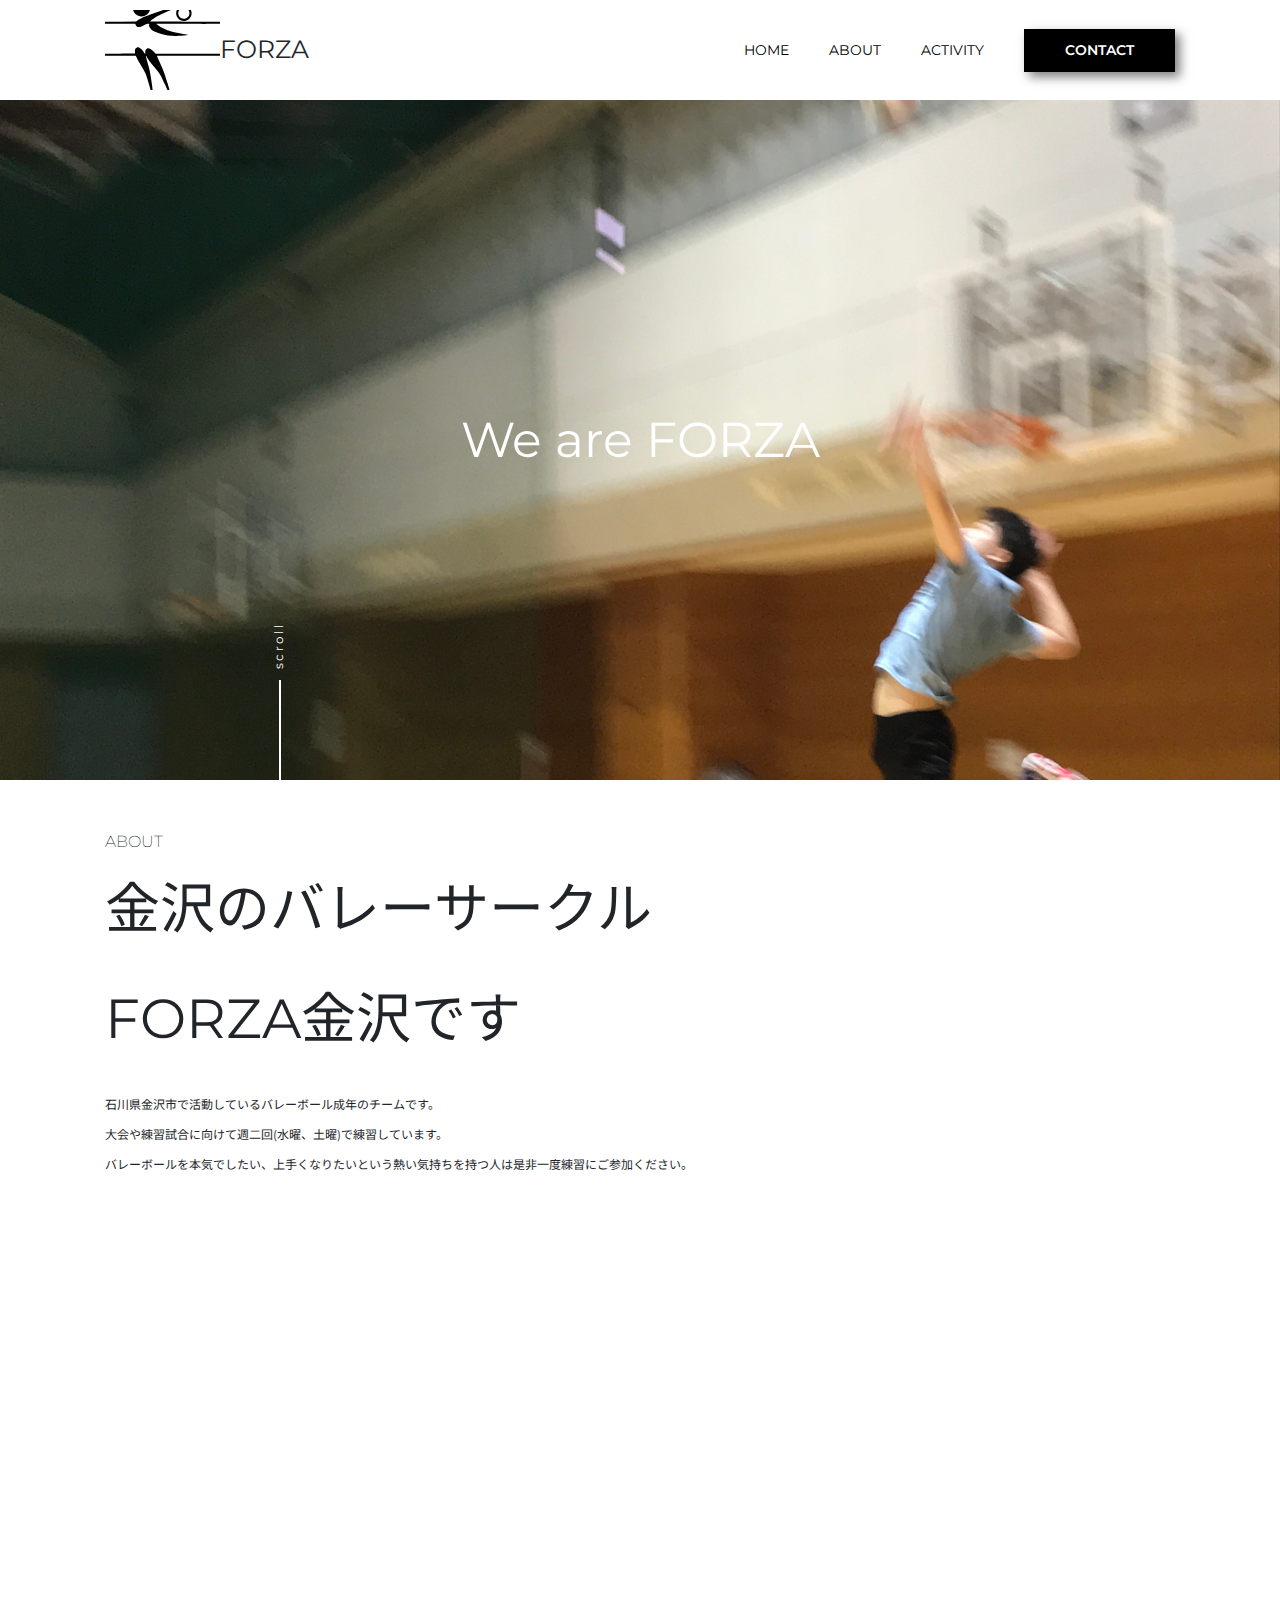
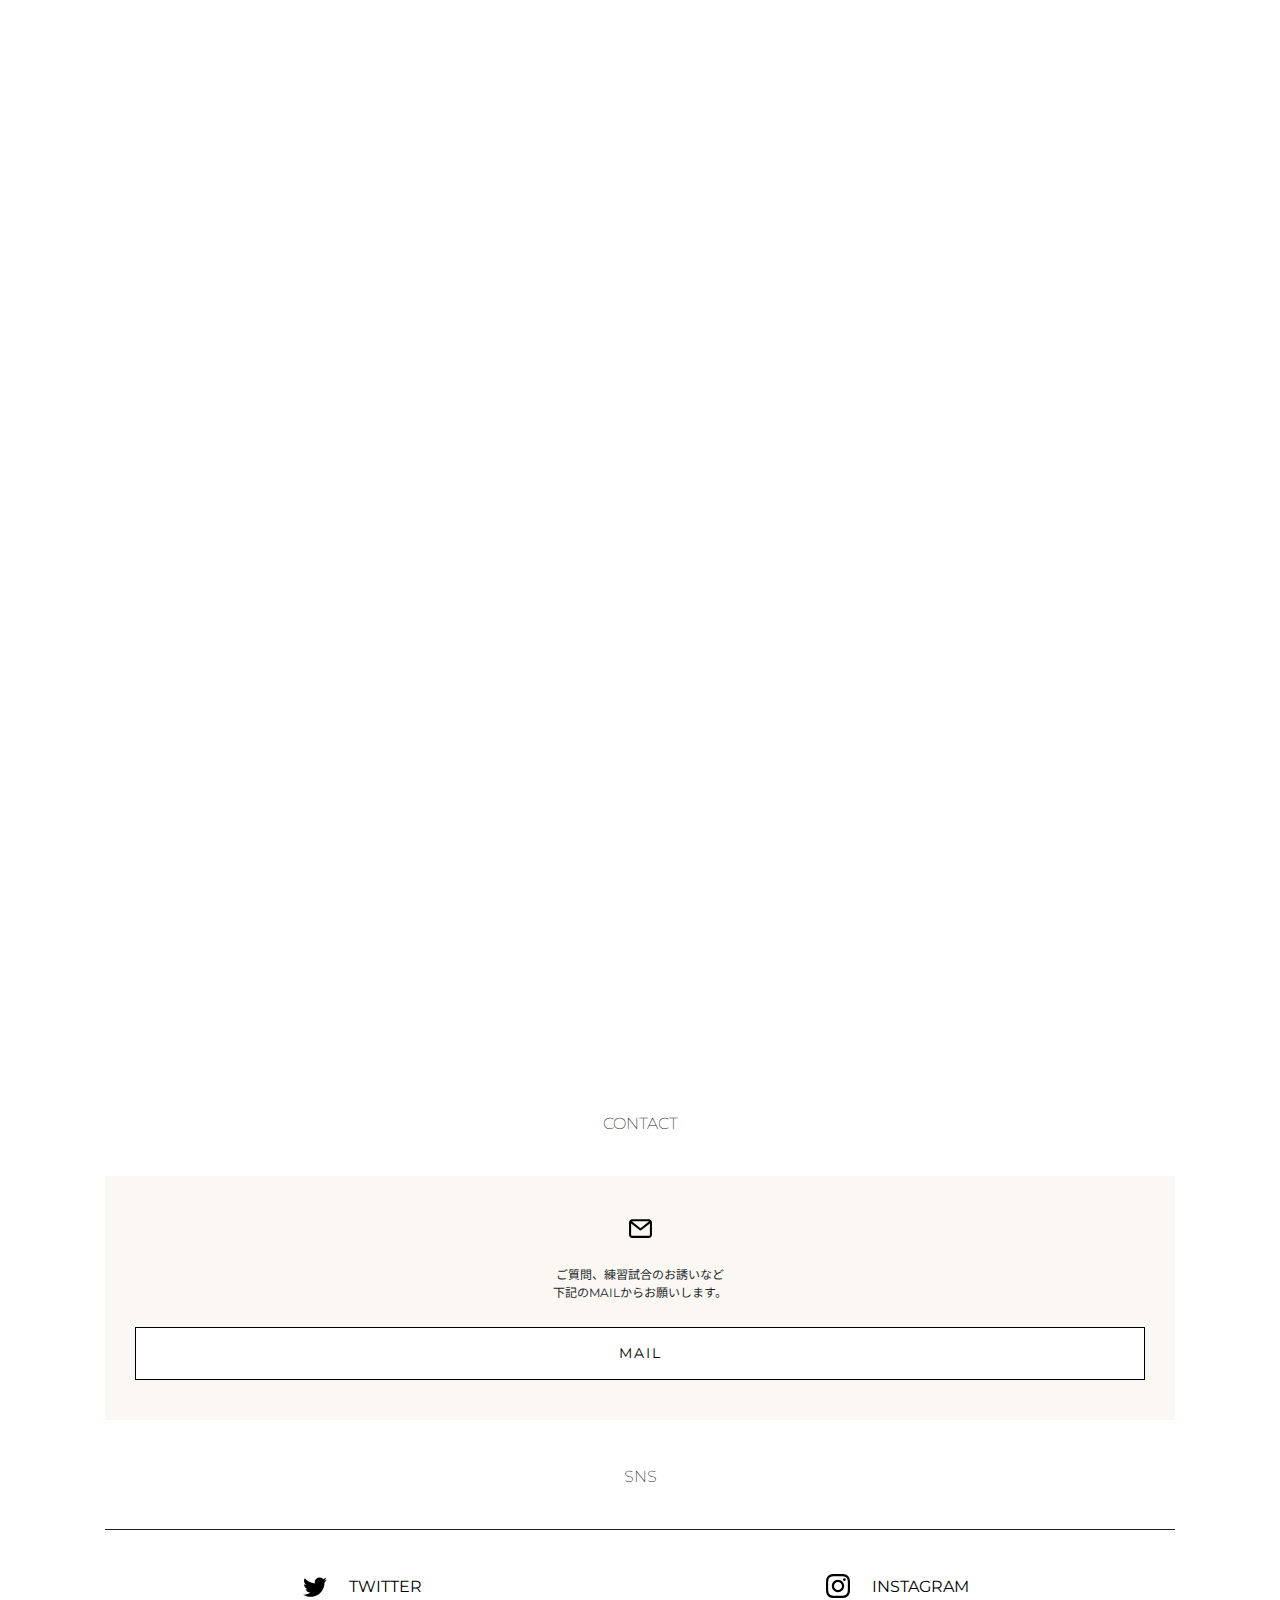
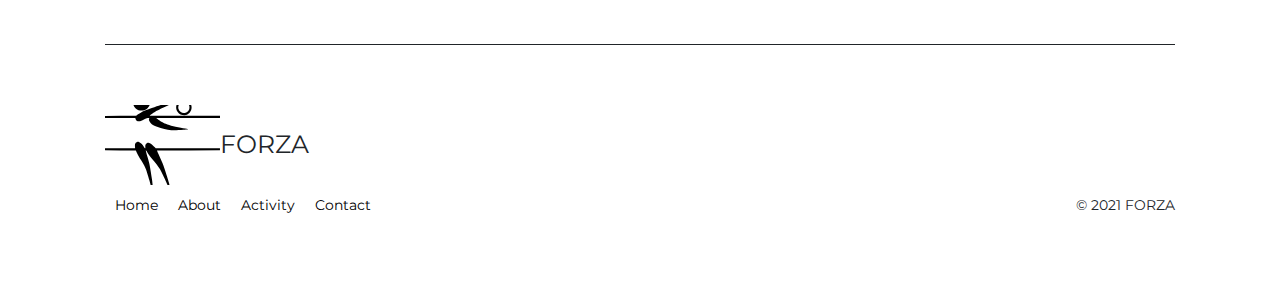
<file: index.html>
<!DOCTYPE html>
<html lang="en">
  <head>
    <meta charset="UTF-8" />
    <meta name="viewport" content="width=device-width, initial-scale=1.0" />
    <meta http-equiv="X-UA-Compatible" content="ie=edge" />
    <title>Document</title>
    <link rel="stylesheet" href="styles/loader.css">
    <script src="scripts/vendors/pace.js"></script>
    <link rel="preconnect" href="https://fonts.gstatic.com">
    <link href="https://fonts.googleapis.com/css2?family=Montserrat:wght@400;700&family=Noto+Sans+JP&display=swap" rel="stylesheet">
    <link rel="stylesheet" href="styles/vendors/bootstrap-reboot.css">
    <link rel="stylesheet" href="styles/vendors/swiper.min.css" />
    <link rel="stylesheet" href="styles/style.css" />
  </head>
  <body>
    <div id="global-container">
      <div class="mobile-menu__cover">
        <nav class="mobile-menu">
          <!-- <div class="logo">
            <img src="images/logo.svg" alt="" class="logo__img">
            <div class="logo__stay">FORZA</div>
          </div> -->
          <ul class="mobile-menu__main">
              <li class="mobile-menu__item">
                  <a class="mobile-menu__link" href="#">
                      <span class="main-title">Our Service</span>
                      <span class="sub-title">サービスについて</span>
                  </a>
              </li>
              <li class="mobile-menu__item">
                  <a class="mobile-menu__link" href="#">
                      <span class="main-title">About Us</span>
                      <span class="sub-title">私たちについて</span>
                  </a>
              </li>
              <li class="mobile-menu__item">
                  <a class="mobile-menu__link" href="#">
                      <span class="main-title">Contact Us</span>
                      <span class="sub-title">コンタクト方法</span>
                  </a>
              </li>
          </ul>
        </nav>
      </div>
      <!-- <div class="nav-trigger"></div> -->
      <header class="header">
        <div class="header__inner">
          <div class="logo">
            <img src="images/logo.svg" alt="" class="logo__img">
            <div class="logo__stay">FORZA</div>
          </div>
          <nav class="header__nav">
            <ul class="header__ul">
              <li class="header__li"><a href="#">Home</a></li>
              <li class="header__li"><a href="#">About</a></li>
              <li class="header__li"><a href="#">Activity</a></li>
              <li class="header__li">
                <a class="btn filled" href="#">Contact</a>
              </li>
            </ul>
          </nav>
          <button class="mobile-menu__btn">
              <span></span>
              <span></span>
              <span></span>
          </button>
        </div>
      </header>
      <div id="container">
        <div id="content">
          <div class="first">
              <div class="first__wrapper">
                <div class="first__title">
                  <p class="first__title-p">We are FORZA</p>
                <div class="first__img">
                </div>
                <div class="first__img">
                </div>
                <div class="first__img">
                </div>
                <a href="#about" class="first__footer">
                  <span>scroll</span>
                </a>
              </div>
            </div>
          </div>
          <div id="main-content">
            <main>
              <section id="about">
                <div class="about-sec-left">
                  <h2>ABOUT</h2>
                  <p class="about-copy">
                  金沢のバレーサークル
                  <br>
                  FORZA金沢です
                  </p>
                  <p class="about-text">
                  石川県金沢市で活動しているバレーボール成年のチームです。<br>
                  大会や練習試合に向けて週二回(水曜、土曜)で練習しています。<br>
                  バレーボールを本気でしたい、上手くなりたいという熱い気持ちを持つ人は是非一度練習にご参加ください。
                  </p>
              </div>
              <div class="about-sec-right">
                <div class="about-img01">
                  <img src="images/スクリーンショット 2021-06-10 22.37.34.png" class="about-img01-img" alt="">
                </div>
                <div class="about-img02">
                  <div class="about-img02-inner">
                    <img src="images/スクリーンショット 2021-06-10 22.29.50.png" class="about-img02-img" alt="">
                  </div>
                </div>
              </div>
              </section>
              <section class="members">

              </section>
              <!-- <section cla
                <div>
                  <h2 class="main-title tween-animate-titile">Find Your House</h2>
                  <p class="sub-title">お気に入りの宿泊先を見つけましょう</p>
                  <div class="houses__inner">
                    <div class="houses__item">
                      <div class="cover-slide hover-darken inview">
                        <img class="img-zoom" src="images/IMG_0621.JPG" alt="">
                      </div>
                      <p class="houses__title">Houses 1</p>
                    </div>
                    <div class="houses__item">
                      <div class="cover-slide hover-darken inview">
                        <img class="img-zoom" src="images/IMG_0585.JPG" alt="">
                      </div>
                      <p class="houses__title">Houses 2
                      </p>
                    </div>
                    <div class="houses__item">
                      <div class="cover-slide hover-darken inview">
                        <img class="img-zoom" src="images/IMG_0665.JPG" alt="">
                      </div>
                      <p class="houses__title">Houses 3
                      </p>
                    </div>
                    <div class="houses__item">
                      <div class="cover-slide hover-darken inview">
                        <img class="img-zoom" src="images/IMG_0685.JPG" alt="">
                      </div>
                      <p class="houses__title">Houses 4
                      </p>
                    </div>
                    <div class="houses__btn">
                      <button class="btn cover-3d"><span>Button</span></button>
                    </div>
                  </div>
                </div>
              </section> -->
              <section class="contact-area">
                <h2>CONTACT</h2>
                <div class="contact-area-inner">
                  <div class="contact-area-box">
                    <p class="contact-area-icon">
                      <img src="/images/mail_icon.svg" alt="" class="contact-area-icon-mail">
                    </p>
                    <p class="contact-area-text">
                      ご質問、練習試合のお誘いなど<br>
                      下記のMAILからお願いします。
                    </p>
                    <a href="" class="contact-area-link">MAIL</a>
                  </div>
                </div>
              </section>
              <section class="sns-area">
                <h2>SNS</h2>
                <div class="sns-area-inner">
                  <div class="sns-left">
                    <a href="" class="sns-twitter-link">TWITTER</a>
                  </div>
                  <div class="sns-right">
                    <a href="" class="sns-instagram-link">INSTAGRAM</a>
                  </div>
                </div>
              </section>
            </main>
          </div>
        </div>
        <footer class="footer">
          <div class="logo">
            <img src="images/logo.svg" alt="" class="logo__img">
            <div class="logo__stay">FORZA</div>
          </div>
          <nav class="footer__nav">
            <ul class="footer__ul">
              <li class="footer__li"><a href="#">Home</a></li>
              <li class="footer__li"><a href="#">About</a></li>
              <li class="footer__li"><a href="#">Activity</a></li>
              <li class="footer__li"><a href="#">Contact</a></li>
            </ul>
            <div class="footer__copyright">
              &copy; 2021 FORZA
            </div>
          </nav>
        </footer>
      </div>
    </div>
          <!-- <div class="cover-slide hover-darken inview">
        <div class="bg-img-zoom img-bg50"></div>
      </div> -->
      <!-- <div class="cover-slide hover-darken inview">
        <img class="img-zoom" src="images/image-1.jpg" alt="">
      </div> -->

      <!-- <button class="btn float">Button</button>
      <button class="btn filled">Button</button>
      <button class="btn letter-spacing">Button</button>
      <button class="btn shadow">Button</button>
      <button class="btn solid">Button</button>
      <button class="btn slide-bg">Button</button>
      <button class="btn cover-3d"><span>Button</span></button>
      <a class="btn-cubic"><span class="hovering">Now, Hovering</span><span class="default">Button</span></a> -->



    
    <script src="scripts/vendors/swiper.min.js"></script>
    <script src="scripts/vendors/TweenMax.min.js"></script>
    <script src="scripts/vendors/scroll-polyfill.js"></script>
    <script src="scripts/libs/hero-slider.js"></script>
    <script src="scripts/libs/text-animation.js"></script>
    <script src="scripts/libs/scroll.js"></script>
    <script src="scripts/libs/mobile-menu.js"></script>
    <script src="scripts/main.js"></script>
  </body>
</html>
</file>
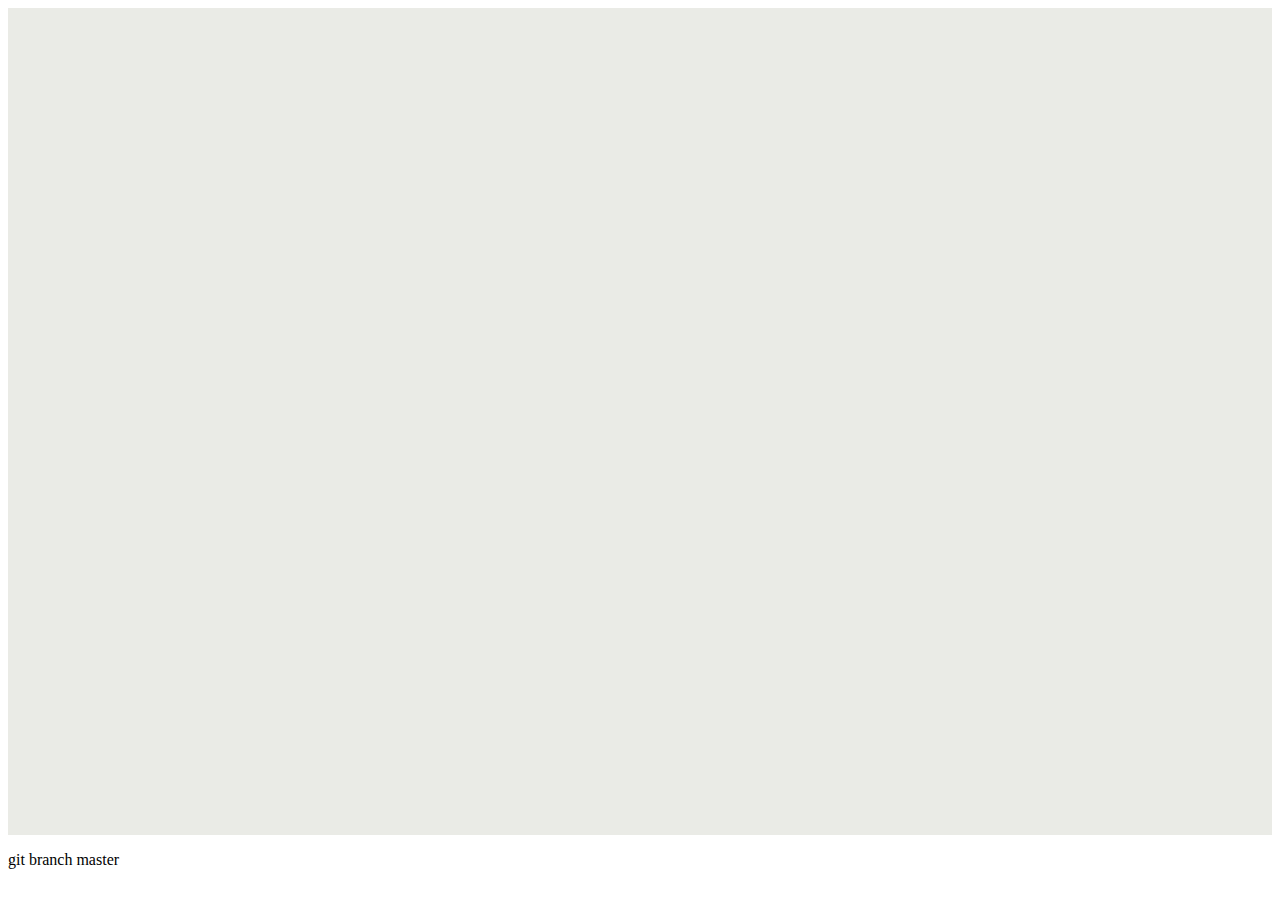
<file: About/index.html>
<!DOCTYPE html>
<html lang="ja">
<head>
  <meta charset="UTF-8">
  <meta http-equiv="X-UA-Compatible" content="IE=edge">
  <meta name="viewport" content="width=device-width, initial-scale=1.0">
  <title>Document</title>
  <link rel="stylesheet" href="style.css">
</head>
<body>
  <div class="container">
    <div class="cover-slide hover-darken inview">
      <img src="images/about.jpg" class="img-zoom">
    </div>
    <p>git branch master</p>
  </div>
</body>
</html>
</file>
<file: styles/loader.css>
.pace-done #global-container {
  -webkit-transition: opacity 1s;
  transition: opacity 1s;
  opacity: 1;
}

#global-container {
  opacity: 0;
}

.pace {
  z-index: 2000;
  position: fixed;
  margin: auto;
  top: 0;
  left: 0;
  right: 0;
  bottom: 0;
  width: 100px;
  height: 100px;
}

.pace .pace-progress {
  -webkit-transform: none !important;
          transform: none !important;
  text-align: center;
}

.pace.pace-inactive {
  display: none;
}

.pace-progress-inner {
  width: 40px;
  height: 40px;
  background-color: yellow;
  border-radius: 100%;
  margin: 0 auto;
  -webkit-animation-name: sk-scaleout;
          animation-name: sk-scaleout;
  -webkit-animation-duration: 1.2s;
          animation-duration: 1.2s;
  -webkit-animation-timing-function: ease;
          animation-timing-function: ease;
  -webkit-animation-delay: 0s;
          animation-delay: 0s;
  -webkit-animation-iteration-count: infinite;
          animation-iteration-count: infinite;
  -webkit-animation-direction: normal;
          animation-direction: normal;
  -webkit-animation-fill-mode: forwards;
          animation-fill-mode: forwards;
}

@-webkit-keyframes sk-scaleout {
  0% {
    -webkit-transform: scale(0);
            transform: scale(0);
  }
  50% {
    background-color: blue;
  }
  100% {
    -webkit-transform: scale(3);
            transform: scale(3);
    opacity: 0;
    background-color: yellow;
  }
}

@keyframes sk-scaleout {
  0% {
    -webkit-transform: scale(0);
            transform: scale(0);
  }
  50% {
    background-color: blue;
  }
  100% {
    -webkit-transform: scale(3);
            transform: scale(3);
    opacity: 0;
    background-color: yellow;
  }
}
/*# sourceMappingURL=loader.css.map */
</file>
<file: About/style.css>
img {
  width: 100%;
  -o-object-fit: cover;
     object-fit: cover;
  vertical-align: bottom;
}

.cover-slide {
  position: relative;
  overflow: hidden;
}

.cover-slide::after {
  content: "";
  position: absolute;
  z-index: 2;
  background-color: #eaebe6;
  top: 0;
  left: 0;
  right: 0;
  bottom: 0;
  opacity: 0;
}

.cover-slide.inview::after {
  opacity: 1;
  -webkit-animation-name: kf-cover-slide;
          animation-name: kf-cover-slide;
  -webkit-animation-duration: 1.6s;
          animation-duration: 1.6s;
  -webkit-animation-timing-function: ease-in-out;
          animation-timing-function: ease-in-out;
  -webkit-animation-delay: 0s;
          animation-delay: 0s;
  -webkit-animation-iteration-count: 1;
          animation-iteration-count: 1;
  -webkit-animation-direction: normal;
          animation-direction: normal;
  -webkit-animation-fill-mode: forwards;
          animation-fill-mode: forwards;
}

.img-zoom {
  opacity: 0;
}

.inview .img-zoom {
  opacity: 1;
  -webkit-animation-name: kf-img-show;
          animation-name: kf-img-show;
  -webkit-animation-duration: 1.6s;
          animation-duration: 1.6s;
  -webkit-animation-timing-function: ease-in-out;
          animation-timing-function: ease-in-out;
  -webkit-animation-delay: 0s;
          animation-delay: 0s;
  -webkit-animation-iteration-count: 1;
          animation-iteration-count: 1;
  -webkit-animation-direction: normal;
          animation-direction: normal;
  -webkit-animation-fill-mode: none;
          animation-fill-mode: none;
  -webkit-transition: all 0.3s;
  transition: all 0.3s;
}

.inview .img-zoom:hover {
  -webkit-transform: scale(1.1);
          transform: scale(1.1);
}

.hover-darken::before {
  content: "";
  position: absolute;
  top: 0;
  left: 0;
  right: 0;
  bottom: 0;
  z-index: 1;
  -webkit-transition: background-color 0.3s ease;
  transition: background-color 0.3s ease;
  pointer-events: none;
}

.hover-darken:hover::before {
  background-color: rgba(0, 0, 0, 0.4);
}

div:hover {
  color: blue;
}

@-webkit-keyframes kf-cover-slide {
  0% {
    left: 0;
    right: 100%;
  }
  50% {
    left: 0;
    right: 0;
  }
  100% {
    left: 100%;
    right: 0;
  }
}

@keyframes kf-cover-slide {
  0% {
    left: 0;
    right: 100%;
  }
  50% {
    left: 0;
    right: 0;
  }
  100% {
    left: 100%;
    right: 0;
  }
}

@-webkit-keyframes kf-img-show {
  0% {
    opacity: 0;
  }
  50% {
    opacity: 0;
  }
  50.1% {
    opacity: 1;
    -webkit-transform: scale(1.2);
            transform: scale(1.2);
  }
  100% {
    opacity: 1;
  }
}

@keyframes kf-img-show {
  0% {
    opacity: 0;
  }
  50% {
    opacity: 0;
  }
  50.1% {
    opacity: 1;
    -webkit-transform: scale(1.2);
            transform: scale(1.2);
  }
  100% {
    opacity: 1;
  }
}
/*# sourceMappingURL=style.css.map */
</file>
<file: styles/style.css>
@charset "UTF-8";
.animate-title,
.tween-animate-title {
  opacity: 0;
}

.animate-title.inview,
.tween-animate-title.inview {
  opacity: 1;
}

.animate-title.inview .char,
.tween-animate-title.inview .char {
  display: inline-block;
}

.animate-title .char,
.tween-animate-title .char {
  opacity: 0;
}

.animate-title.inview .char {
  -webkit-animation-name: kf-animate-chars;
          animation-name: kf-animate-chars;
  -webkit-animation-duration: 0.5s;
          animation-duration: 0.5s;
  -webkit-animation-timing-function: cubic-bezier(0.39, 1.57, 0.58, 1);
          animation-timing-function: cubic-bezier(0.39, 1.57, 0.58, 1);
  -webkit-animation-delay: 0s;
          animation-delay: 0s;
  -webkit-animation-iteration-count: 1;
          animation-iteration-count: 1;
  -webkit-animation-direction: normal;
          animation-direction: normal;
  -webkit-animation-fill-mode: both;
          animation-fill-mode: both;
}

.animate-title.inview .char:nth-child(1) {
  -webkit-animation-delay: 0.04s;
          animation-delay: 0.04s;
}

.animate-title.inview .char:nth-child(2) {
  -webkit-animation-delay: 0.08s;
          animation-delay: 0.08s;
}

.animate-title.inview .char:nth-child(3) {
  -webkit-animation-delay: 0.12s;
          animation-delay: 0.12s;
}

.animate-title.inview .char:nth-child(4) {
  -webkit-animation-delay: 0.16s;
          animation-delay: 0.16s;
}

.animate-title.inview .char:nth-child(5) {
  -webkit-animation-delay: 0.2s;
          animation-delay: 0.2s;
}

.animate-title.inview .char:nth-child(6) {
  -webkit-animation-delay: 0.24s;
          animation-delay: 0.24s;
}

.animate-title.inview .char:nth-child(7) {
  -webkit-animation-delay: 0.28s;
          animation-delay: 0.28s;
}

.animate-title.inview .char:nth-child(8) {
  -webkit-animation-delay: 0.32s;
          animation-delay: 0.32s;
}

.animate-title.inview .char:nth-child(9) {
  -webkit-animation-delay: 0.36s;
          animation-delay: 0.36s;
}

.animate-title.inview .char:nth-child(10) {
  -webkit-animation-delay: 0.4s;
          animation-delay: 0.4s;
}

.animate-title.inview .char:nth-child(11) {
  -webkit-animation-delay: 0.44s;
          animation-delay: 0.44s;
}

.animate-title.inview .char:nth-child(12) {
  -webkit-animation-delay: 0.48s;
          animation-delay: 0.48s;
}

.animate-title.inview .char:nth-child(13) {
  -webkit-animation-delay: 0.52s;
          animation-delay: 0.52s;
}

.animate-title.inview .char:nth-child(14) {
  -webkit-animation-delay: 0.56s;
          animation-delay: 0.56s;
}

.animate-title.inview .char:nth-child(15) {
  -webkit-animation-delay: 0.6s;
          animation-delay: 0.6s;
}

.animate-title.inview .char:nth-child(16) {
  -webkit-animation-delay: 0.64s;
          animation-delay: 0.64s;
}

.animate-title.inview .char:nth-child(17) {
  -webkit-animation-delay: 0.68s;
          animation-delay: 0.68s;
}

.animate-title.inview .char:nth-child(18) {
  -webkit-animation-delay: 0.72s;
          animation-delay: 0.72s;
}

.animate-title.inview .char:nth-child(19) {
  -webkit-animation-delay: 0.76s;
          animation-delay: 0.76s;
}

.animate-title.inview .char:nth-child(20) {
  -webkit-animation-delay: 0.8s;
          animation-delay: 0.8s;
}

.animate-title.inview .char:nth-child(21) {
  -webkit-animation-delay: 0.84s;
          animation-delay: 0.84s;
}

.animate-title.inview .char:nth-child(22) {
  -webkit-animation-delay: 0.88s;
          animation-delay: 0.88s;
}

.animate-title.inview .char:nth-child(23) {
  -webkit-animation-delay: 0.92s;
          animation-delay: 0.92s;
}

.animate-title.inview .char:nth-child(24) {
  -webkit-animation-delay: 0.96s;
          animation-delay: 0.96s;
}

.animate-title.inview .char:nth-child(25) {
  -webkit-animation-delay: 1s;
          animation-delay: 1s;
}

.animate-title.inview .char:nth-child(26) {
  -webkit-animation-delay: 1.04s;
          animation-delay: 1.04s;
}

.animate-title.inview .char:nth-child(27) {
  -webkit-animation-delay: 1.08s;
          animation-delay: 1.08s;
}

.animate-title.inview .char:nth-child(28) {
  -webkit-animation-delay: 1.12s;
          animation-delay: 1.12s;
}

.animate-title.inview .char:nth-child(29) {
  -webkit-animation-delay: 1.16s;
          animation-delay: 1.16s;
}

.animate-title.inview .char:nth-child(30) {
  -webkit-animation-delay: 1.2s;
          animation-delay: 1.2s;
}

@-webkit-keyframes kf-animate-chars {
  0% {
    opacity: 0;
    -webkit-transform: translateY(-50%);
            transform: translateY(-50%);
  }
  100% {
    opacity: 1;
    -webkit-transform: translateY(0);
            transform: translateY(0);
  }
}

@keyframes kf-animate-chars {
  0% {
    opacity: 0;
    -webkit-transform: translateY(-50%);
            transform: translateY(-50%);
  }
  100% {
    opacity: 1;
    -webkit-transform: translateY(0);
            transform: translateY(0);
  }
}

.btn {
  position: relative;
  display: inline-block;
  background-color: white;
  border: 1px solid black;
  font-weight: 600;
  padding: 10px 40px;
  margin: 10px auto;
  cursor: pointer;
  -webkit-transition: all 0.3s;
  transition: all 0.3s;
  color: black;
  text-decoration: none !important;
}

.btn.float:hover {
  background-color: black;
  color: white;
  -webkit-box-shadow: 5px 5px 10px 0 rgba(0, 0, 0, 0.5);
          box-shadow: 5px 5px 10px 0 rgba(0, 0, 0, 0.5);
}

.btn.filled {
  background-color: black;
  color: white;
  -webkit-box-shadow: 5px 5px 10px 0 rgba(0, 0, 0, 0.5);
          box-shadow: 5px 5px 10px 0 rgba(0, 0, 0, 0.5);
}

.btn.filled:hover {
  background-color: white;
  color: black;
  -webkit-box-shadow: none;
          box-shadow: none;
}

.btn.letter-spacing:hover {
  background-color: black;
  letter-spacing: 3px;
  color: white;
}

.btn.shadow {
  -webkit-box-shadow: none;
          box-shadow: none;
}

.btn.shadow:hover {
  -webkit-transform: translate(-2.5px, -2.5px);
          transform: translate(-2.5px, -2.5px);
  -webkit-box-shadow: 5px 5px 0 0 black;
          box-shadow: 5px 5px 0 0 black;
}

.btn.solid {
  -webkit-box-shadow: 2px 2px 0 0 black;
          box-shadow: 2px 2px 0 0 black;
  border-radius: 7px;
}

.btn.solid:hover {
  -webkit-transform: translate(2px, 2px);
          transform: translate(2px, 2px);
  -webkit-box-shadow: none;
          box-shadow: none;
}

.btn.slide-bg {
  position: relative;
  overflow: hidden;
  z-index: 1;
}

.btn.slide-bg::before {
  content: "";
  display: inline-block;
  width: 100%;
  height: 100%;
  background-color: black;
  position: absolute;
  top: 0;
  left: 0;
  -webkit-transform: translateX(-100%);
          transform: translateX(-100%);
  -webkit-transition: -webkit-transform 0.3s;
  transition: -webkit-transform 0.3s;
  transition: transform 0.3s;
  transition: transform 0.3s, -webkit-transform 0.3s;
  z-index: -1;
}

.btn.slide-bg:hover {
  color: white;
}

.btn.slide-bg:hover::before {
  -webkit-transform: none;
          transform: none;
}

.btn.cover-3d {
  position: relative;
  z-index: 1;
  -webkit-transform-style: preserve-3d;
          transform-style: preserve-3d;
  -webkit-perspective: 300px;
          perspective: 300px;
}

.btn.cover-3d span {
  display: inline-block;
  -webkit-transform: translateZ(20px);
          transform: translateZ(20px);
}

.btn.cover-3d::before {
  content: "";
  display: inline-block;
  width: 100%;
  height: 100%;
  background-color: black;
  position: absolute;
  top: 0;
  left: 0;
  -webkit-transform: rotateX(90deg);
          transform: rotateX(90deg);
  -webkit-transition: all 0.3s;
  transition: all 0.3s;
  -webkit-transform-origin: top center;
          transform-origin: top center;
  opacity: 0;
}

.btn.cover-3d:hover {
  color: white;
}

.btn.cover-3d:hover::before {
  -webkit-transform: none;
          transform: none;
  opacity: 1;
}

.btn-cubic {
  position: relative;
  display: inline-block;
  -webkit-transform-style: preserve-3d;
          transform-style: preserve-3d;
  -webkit-perspective: 300px;
          perspective: 300px;
  width: 150px;
  height: 50px;
  margin: 0 auto;
  cursor: pointer;
  font-weight: 600;
}

.btn-cubic span {
  position: absolute;
  top: 0;
  left: 0;
  width: 100%;
  height: 100%;
  border: 1px solid black;
  line-height: 48px;
  text-align: center;
  -webkit-transition: all 0.3s;
  transition: all 0.3s;
  -webkit-transform-origin: center center -25px;
          transform-origin: center center -25px;
  color: black;
}

.btn-cubic .hovering {
  background-color: black;
  color: white;
  -webkit-transform: rotateX(90deg);
          transform: rotateX(90deg);
}

.btn-cubic .default {
  background-color: white;
  color: black;
  -webkit-transform: rotateX(0);
          transform: rotateX(0);
}

.btn-cubic:hover .hovering {
  -webkit-transform: rotateX(0);
          transform: rotateX(0);
}

.btn-cubic:hover .default {
  -webkit-transform: rotateX(-90deg);
          transform: rotateX(-90deg);
}

.swiper-container {
  overflow: visible !important;
}

.swiper-slide {
  height: 500px;
  overflow: hidden;
}

.swiper-slide > img {
  width: 100%;
  height: 100%;
  max-width: 100%;
  -o-object-fit: cover;
     object-fit: cover;
  -webkit-transform: scale(1.3);
          transform: scale(1.3);
  -webkit-transition: -webkit-transform 1.9s ease;
  transition: -webkit-transform 1.9s ease;
  transition: transform 1.9s ease;
  transition: transform 1.9s ease, -webkit-transform 1.9s ease;
}

.swiper-slide::after {
  content: "";
  position: absolute;
  top: 0;
  left: 0;
  width: 100%;
  height: 100%;
  background-color: rgba(0, 61, 125, 0.1);
}

.swiper-slide-active > img {
  -webkit-transform: none;
          transform: none;
}

.swiper-slide-active .hero__title {
  opacity: 1;
  -webkit-transform: translate(-50%, -50%);
          transform: translate(-50%, -50%);
}

.hero {
  overflow: hidden;
  padding-top: 100px;
}

.hero__title {
  position: absolute;
  top: 50%;
  left: 50%;
  -webkit-transform: translate(-50%, calc(-50% + 20px));
          transform: translate(-50%, calc(-50% + 20px));
  color: white;
  font-size: 25px;
  z-index: 2;
  opacity: 0;
  -webkit-transition: opacity 0.3s ease 1s, -webkit-transform 0.3s ease 1s;
  transition: opacity 0.3s ease 1s, -webkit-transform 0.3s ease 1s;
  transition: opacity 0.3s ease 1s, transform 0.3s ease 1s;
  transition: opacity 0.3s ease 1s, transform 0.3s ease 1s, -webkit-transform 0.3s ease 1s;
}

.hero__footer {
  position: absolute;
  left: 50%;
  bottom: 20px;
  -webkit-transform: translateX(-50%);
          transform: translateX(-50%);
  z-index: 2;
  height: 68px;
  width: 22px;
  overflow: hidden;
}

.hero__downarrow {
  position: absolute;
  left: 0;
  bottom: 0;
  width: 6px;
  -webkit-animation-name: kf-arrow-anime;
          animation-name: kf-arrow-anime;
  -webkit-animation-duration: 2s;
          animation-duration: 2s;
  -webkit-animation-timing-function: linear;
          animation-timing-function: linear;
  -webkit-animation-delay: 0s;
          animation-delay: 0s;
  -webkit-animation-iteration-count: infinite;
          animation-iteration-count: infinite;
  -webkit-animation-direction: normal;
          animation-direction: normal;
  -webkit-animation-fill-mode: forwards;
          animation-fill-mode: forwards;
}

.hero__scrolltext {
  position: absolute;
  -webkit-transform: rotate(90deg);
          transform: rotate(90deg);
  color: rgba(255, 255, 255, 0.7);
  left: -8px;
  top: 11px;
  font-size: 1.2em;
}

@-webkit-keyframes kf-arrow-anime {
  0%,
  50%,
  100% {
    -webkit-transform: translateY(-10%);
            transform: translateY(-10%);
  }
  30% {
    -webkit-transform: none;
            transform: none;
  }
}

@keyframes kf-arrow-anime {
  0%,
  50%,
  100% {
    -webkit-transform: translateY(-10%);
            transform: translateY(-10%);
  }
  30% {
    -webkit-transform: none;
            transform: none;
  }
}

.first {
  position: relative;
  overflow: hidden;
}

.first__img {
  z-index: 10;
  position: absolute;
  height: 100%;
  width: 100%;
  background-repeat: no-repeat;
  background-size: cover;
  top: 0;
  left: 0;
}

.first__img:nth-of-type(1) {
  background-image: url(../../images/IMG_0603.JPG);
}

.first__img:nth-of-type(2) {
  background-image: url(../../images/IMG_0539.JPG);
  -webkit-animation-delay: -6s;
          animation-delay: -6s;
}

.first__img:nth-of-type(3) {
  background-image: url(../../images/IMG_0641.JPG);
  -webkit-animation-delay: -12s;
          animation-delay: -12s;
}

@-webkit-keyframes first-anime {
  0% {
    opacity: 0;
  }
  16% {
    opacity: 1;
  }
  34% {
    opacity: 1;
  }
  50% {
    opacity: 0;
    -webkit-transform: scale(1.2);
            transform: scale(1.2);
    z-index: 9;
  }
  100% {
    opacity: 0;
  }
}

@keyframes first-anime {
  0% {
    opacity: 0;
  }
  16% {
    opacity: 1;
  }
  34% {
    opacity: 1;
  }
  50% {
    opacity: 0;
    -webkit-transform: scale(1.2);
            transform: scale(1.2);
    z-index: 9;
  }
  100% {
    opacity: 0;
  }
}

.cover-slide {
  position: relative;
  overflow: hidden;
}

.cover-slide::after {
  content: "";
  position: absolute;
  z-index: 2;
  top: 0;
  left: 0;
  right: 0;
  bottom: 0;
  background-color: #eaebe6;
  opacity: 0;
}

.cover-slide.inview::after {
  opacity: 1;
  -webkit-animation-name: kf-cover-slide;
          animation-name: kf-cover-slide;
  -webkit-animation-duration: 1.6s;
          animation-duration: 1.6s;
  -webkit-animation-timing-function: ease-in-out;
          animation-timing-function: ease-in-out;
  -webkit-animation-delay: 0s;
          animation-delay: 0s;
  -webkit-animation-iteration-count: 1;
          animation-iteration-count: 1;
  -webkit-animation-direction: normal;
          animation-direction: normal;
  -webkit-animation-fill-mode: forwards;
          animation-fill-mode: forwards;
}

@-webkit-keyframes kf-cover-slide {
  0% {
    -webkit-transform-origin: left;
            transform-origin: left;
    -webkit-transform: scaleX(0);
            transform: scaleX(0);
  }
  50% {
    -webkit-transform-origin: left;
            transform-origin: left;
    -webkit-transform: scaleX(1);
            transform: scaleX(1);
  }
  50.1% {
    -webkit-transform-origin: right;
            transform-origin: right;
    -webkit-transform: scaleX(1);
            transform: scaleX(1);
  }
  100% {
    -webkit-transform-origin: right;
            transform-origin: right;
    -webkit-transform: scaleX(0);
            transform: scaleX(0);
  }
}

@keyframes kf-cover-slide {
  0% {
    -webkit-transform-origin: left;
            transform-origin: left;
    -webkit-transform: scaleX(0);
            transform: scaleX(0);
  }
  50% {
    -webkit-transform-origin: left;
            transform-origin: left;
    -webkit-transform: scaleX(1);
            transform: scaleX(1);
  }
  50.1% {
    -webkit-transform-origin: right;
            transform-origin: right;
    -webkit-transform: scaleX(1);
            transform: scaleX(1);
  }
  100% {
    -webkit-transform-origin: right;
            transform-origin: right;
    -webkit-transform: scaleX(0);
            transform: scaleX(0);
  }
}

.img-zoom, .bg-img-zoom {
  opacity: 0;
  height: 300px;
  width: 100%;
}

.inview .img-zoom, .inview .bg-img-zoom {
  opacity: 1;
  -webkit-transition: -webkit-transform 0.3s ease;
  transition: -webkit-transform 0.3s ease;
  transition: transform 0.3s ease;
  transition: transform 0.3s ease, -webkit-transform 0.3s ease;
  -webkit-animation-name: kf-img-show;
          animation-name: kf-img-show;
  -webkit-animation-duration: 1.6s;
          animation-duration: 1.6s;
  -webkit-animation-timing-function: ease-in-out;
          animation-timing-function: ease-in-out;
  -webkit-animation-delay: 0s;
          animation-delay: 0s;
  -webkit-animation-iteration-count: 1;
          animation-iteration-count: 1;
  -webkit-animation-direction: normal;
          animation-direction: normal;
  -webkit-animation-fill-mode: none;
          animation-fill-mode: none;
}

.inview .img-zoom:hover, .inview .bg-img-zoom:hover {
  -webkit-transform: scale(1.05);
          transform: scale(1.05);
}

@-webkit-keyframes kf-img-show {
  0% {
    opacity: 0;
  }
  50% {
    opacity: 0;
  }
  50.1% {
    opacity: 1;
    -webkit-transform: scale(1.5);
            transform: scale(1.5);
  }
  100% {
    opacity: 1;
  }
}

@keyframes kf-img-show {
  0% {
    opacity: 0;
  }
  50% {
    opacity: 0;
  }
  50.1% {
    opacity: 1;
    -webkit-transform: scale(1.5);
            transform: scale(1.5);
  }
  100% {
    opacity: 1;
  }
}

.hover-darken::before {
  content: "";
  position: absolute;
  top: 0;
  left: 0;
  width: 100%;
  height: 100%;
  z-index: 1;
  -webkit-transition: background-color 0.3s ease;
  transition: background-color 0.3s ease;
  pointer-events: none;
  -webkit-animation-name: kf-img-show;
          animation-name: kf-img-show;
  -webkit-animation-duration: 1.6s;
          animation-duration: 1.6s;
  -webkit-animation-timing-function: ease-in-out;
          animation-timing-function: ease-in-out;
  -webkit-animation-delay: 0s;
          animation-delay: 0s;
  -webkit-animation-iteration-count: 1;
          animation-iteration-count: 1;
  -webkit-animation-direction: normal;
          animation-direction: normal;
  -webkit-animation-fill-mode: none;
          animation-fill-mode: none;
}

.hover-darken:hover::before {
  background-color: rgba(0, 0, 0, 0.4);
}

.bg-img-zoom {
  background-image: url(images/image-1.jpg);
  background-repeat: no-repeat;
  background-position: center;
  background-size: cover;
  width: 100%;
}

.img-bg50 {
  position: relative;
}

.img-bg50::before {
  display: block;
  content: '';
  padding-top: 50%;
}

.mobile-menu .logo {
  padding: 0 40px;
  font-size: 38px;
}

.mobile-menu__btn {
  background-color: unset;
  border: none;
  outline: none !important;
  cursor: pointer;
  z-index: 300;
}

.mobile-menu__btn > span {
  background-color: black;
  width: 35px;
  height: 2px;
  display: block;
  margin-bottom: 9px;
  -webkit-transition: -webkit-transform 0.7s;
  transition: -webkit-transform 0.7s;
  transition: transform 0.7s;
  transition: transform 0.7s, -webkit-transform 0.7s;
}

.mobile-menu__btn > span:last-child {
  margin-bottom: 0;
}

.mobile-menu__cover {
  position: absolute;
  top: 0;
  left: 0;
  width: 100%;
  height: 100%;
  background-color: rgba(255, 255, 255, 0.9);
  opacity: 0;
  visibility: hidden;
  -webkit-transition: opacity 0.5s;
  transition: opacity 0.5s;
  z-index: 200;
}

.mobile-menu__main {
  padding: 0;
  -webkit-perspective: 2000px;
          perspective: 2000px;
  -webkit-transform-style: preserve-3d;
          transform-style: preserve-3d;
}

.mobile-menu__item {
  list-style: none;
  display: block;
  -webkit-transform: translate3d(0, 0, -1000px);
          transform: translate3d(0, 0, -1000px);
  padding: 0 40px;
  -webkit-transition: opacity 0.2s, -webkit-transform 0.3s;
  transition: opacity 0.2s, -webkit-transform 0.3s;
  transition: transform 0.3s, opacity 0.2s;
  transition: transform 0.3s, opacity 0.2s, -webkit-transform 0.3s;
  opacity: 0;
}

.mobile-menu__link {
  display: block;
  margin-top: 30px;
  color: black;
  text-decoration: none !important;
}

.menu-open .mobile-menu__cover {
  opacity: 1;
  visibility: visible;
  text-align: center;
  top: 100px;
  height: 480px;
}

.menu-open .mobile-menu__item {
  -webkit-transform: none;
          transform: none;
  opacity: 1;
}

.menu-open .mobile-menu__item:nth-child(1) {
  -webkit-transition-delay: 0.07s;
          transition-delay: 0.07s;
}

.menu-open .mobile-menu__item:nth-child(2) {
  -webkit-transition-delay: 0.14s;
          transition-delay: 0.14s;
}

.menu-open .mobile-menu__item:nth-child(3) {
  -webkit-transition-delay: 0.21s;
          transition-delay: 0.21s;
}

.menu-open .mobile-menu__item:nth-child(4) {
  -webkit-transition-delay: 0.28s;
          transition-delay: 0.28s;
}

.menu-open .mobile-menu__item:nth-child(5) {
  -webkit-transition-delay: 0.35s;
          transition-delay: 0.35s;
}

.menu-open .mobile-menu__btn > span {
  background-color: black;
}

.menu-open .mobile-menu__btn > span:nth-child(1) {
  -webkit-transition-delay: 70ms;
          transition-delay: 70ms;
  -webkit-transform: translateY(11px) rotate(135deg);
          transform: translateY(11px) rotate(135deg);
}

.menu-open .mobile-menu__btn > span:nth-child(2) {
  -webkit-transition-delay: 0s;
          transition-delay: 0s;
  -webkit-transform: translateX(-18px) scaleX(0);
          transform: translateX(-18px) scaleX(0);
}

.menu-open .mobile-menu__btn > span:nth-child(3) {
  -webkit-transition-delay: 140ms;
          transition-delay: 140ms;
  -webkit-transform: translateY(-11px) rotate(-135deg);
          transform: translateY(-11px) rotate(-135deg);
}

/******************************************************************

Stylesheet: ベーススタイル

******************************************************************/
html {
  font-size: 62.5%;
}

body {
  font-family: 'Montserrat','Noto Sans JP', sans-serif;
  font-size: 1.4em;
}

h1, h2, h3, h4, h5, h6 {
  margin-bottom: 0;
  font-size: 100%;
}

#container {
  -webkit-transition: -webkit-transform 0.5s, -webkit-box-shadow 0.5s;
  transition: -webkit-transform 0.5s, -webkit-box-shadow 0.5s;
  transition: transform 0.5s, box-shadow 0.5s;
  transition: transform 0.5s, box-shadow 0.5s, -webkit-transform 0.5s, -webkit-box-shadow 0.5s;
  background-color: white;
  position: relative;
  z-index: 10;
}

img {
  width: 100%;
  vertical-align: bottom;
  -o-object-fit: cover;
     object-fit: cover;
}

.font-text, .about-text, .contact-area-text {
  font-size: 12px;
}

.font-sm, .sub-title, .sns-area-inner {
  font-size: 14px;
}

.font-p, h2 {
  font-size: 16px;
}

.font-md, .popular__title {
  font-size: 21.5px;
}

.font-lr, .houses__title {
  font-size: 17px;
}

.font-lg, .main-title {
  font-size: 25px;
}

.mb-sm, .about-copy, .houses__title, .popular__title {
  margin-bottom: 16px !important;
}

.mb-contact, .contact-area h2, .sns-area h2 {
  margin-bottom: 40px;
}

.mb-lg, .houses, .popular__btn {
  margin-bottom: 80px !important;
}

.pb-sm, .popular__container {
  padding-bottom: 16px !important;
}

.pb-lg, .hero {
  padding-bottom: 80px !important;
}

.content-width, .header__inner, #about, .about-sec-right, .houses, .popular__header, .popular__container, .contact-area, .sns-area, .footer {
  width: 90%;
  margin: 0 auto;
  max-width: 1070px;
}

.header {
  top: 0;
  left: 0;
  width: 100%;
  height: 100px;
  background-color: transparent;
  display: -webkit-box;
  display: -ms-flexbox;
  display: flex;
  -webkit-box-align: center;
      -ms-flex-align: center;
          align-items: center;
  z-index: 100;
}

.header__inner {
  display: -webkit-box;
  display: -ms-flexbox;
  display: flex;
  -webkit-box-pack: justify;
      -ms-flex-pack: justify;
          justify-content: space-between;
  -webkit-box-align: center;
      -ms-flex-align: center;
          align-items: center;
}

.header__nav {
  display: none;
}

.header__ul {
  display: -webkit-box;
  display: -ms-flexbox;
  display: flex;
  padding: 0;
  margin: 0;
  list-style: none;
  -webkit-box-align: center;
      -ms-flex-align: center;
          align-items: center;
}

.header__li {
  margin-left: 40px;
}

.header__li > a {
  color: black;
  text-decoration: none;
  text-transform: uppercase;
}

.header .logo {
  -webkit-box-pack: center;
      -ms-flex-pack: center;
          justify-content: center;
  font-size: 25px;
}

.first {
  height: 480px;
}

.first__title-p {
  position: absolute;
  top: 50%;
  left: 50%;
  -webkit-transform: translate(-50%, -50%);
          transform: translate(-50%, -50%);
  color: black;
  z-index: 30;
  font-size: 3.8vw;
  color: white;
}

.first__footer {
  display: inline-block;
  position: absolute;
  bottom: 0;
  left: 20%;
  padding-bottom: 125px;
  font-size: 12px;
  letter-spacing: 0.2em;
  -webkit-transition: all .3s;
  transition: all .3s;
  z-index: 30;
  color: white;
}

.first__footer > span {
  -webkit-transform: rotate(-90deg);
          transform: rotate(-90deg);
  display: block;
}

.first__footer::after {
  content: "";
  width: 2px;
  display: block;
  top: 30%;
  left: 50%;
  position: absolute;
  right: 0;
  bottom: 0;
  background-color: white;
  -webkit-animation-name: lineMove;
          animation-name: lineMove;
  -webkit-animation-duration: 3.5s;
          animation-duration: 3.5s;
  -webkit-animation-timing-function: ease;
          animation-timing-function: ease;
  -webkit-animation-delay: 0s;
          animation-delay: 0s;
  -webkit-animation-iteration-count: infinite;
          animation-iteration-count: infinite;
  -webkit-animation-direction: normal;
          animation-direction: normal;
  -webkit-animation-fill-mode: forwards;
          animation-fill-mode: forwards;
}

@-webkit-keyframes lineMove {
  0% {
    top: 30%;
    bottom: 100%;
  }
  50% {
    top: 30%;
    bottom: 0;
  }
  100% {
    top: 100%;
  }
}

@keyframes lineMove {
  0% {
    top: 30%;
    bottom: 100%;
  }
  50% {
    top: 30%;
    bottom: 0;
  }
  100% {
    top: 100%;
  }
}

.first__img:first-child {
  background-position: top;
}

.first__img:nth-child(2) {
  background-position: center;
}

.first__img:last-child {
  background-position: right;
}

#main-content {
  margin-top: 50px;
}

h2 {
  font-weight: 200;
}

.about-copy {
  font-size: 4.3vw;
  line-height: 2.0;
}

.about-text {
  line-height: 2.5;
  margin-bottom: 25px;
}

.about-sec-right {
  position: relative;
  margin: 0;
}

.about-sec-right::before {
  content: "";
  display: block;
}

.about-sec-right::after {
  content: "";
  display: block;
}

.about-img01 {
  -webkit-transition: all 1s;
  transition: all 1s;
  -webkit-transform: translateY(10px);
          transform: translateY(10px);
  opacity: 0;
}

.about-img01.inview {
  -webkit-transform: none;
          transform: none;
  opacity: 1;
}

.about-img01-img {
  width: 75%;
}

.about-img02 {
  position: relative;
  width: 60%;
  -webkit-transition: all 1s;
  transition: all 1s;
  -webkit-transform: translateY(10px);
          transform: translateY(10px);
  opacity: 0;
}

.about-img02.inview {
  opacity: 1;
  -webkit-transform: none;
          transform: none;
}

.about-img02::before {
  content: "";
  display: block;
  padding-top: 100%;
}

.about-img02-inner {
  position: absolute;
  top: -50%;
  left: 85%;
  width: 100%;
  height: 100%;
}

.houses__btn {
  text-align: center;
  -ms-flex-preferred-size: 100%;
      flex-basis: 100%;
}

.main-title {
  font-weight: 600;
  margin-bottom: 0;
  display: block;
}

.sub-title {
  color: #535353;
}

.flex, .houses__inner, .popular__container, .footer__nav, .footer__ul {
  display: -webkit-box;
  display: -ms-flexbox;
  display: flex;
  -webkit-box-orient: vertical;
  -webkit-box-direction: normal;
      -ms-flex-direction: column;
          flex-direction: column;
}

.popular__container {
  position: relative;
  z-index: 2;
}

.popular__btn {
  text-align: center;
  -ms-flex-preferred-size: 100%;
      flex-basis: 100%;
}

.popular__img {
  height: 150px;
  overflow: hidden;
  margin-bottom: 5px;
}

.popular__img > img {
  -o-object-fit: cover;
     object-fit: cover;
  -o-object-position: bottom;
     object-position: bottom;
  height: 100%;
  width: 100%;
}

.purple {
  color: red;
}

.logo {
  font-size: 34px;
  display: -webkit-box;
  display: -ms-flexbox;
  display: flex;
  -webkit-box-align: center;
      -ms-flex-align: center;
          align-items: center;
}

.logo__img {
  width: 115px;
  height: 80px;
}

.contact-area {
  padding: 45px 0px;
}

.contact-area h2 {
  text-align: center;
}

.contact-area-inner {
  background-color: #fbf8f3;
}

.contact-area-box {
  padding: 40px 30px;
  text-align: center;
}

.contact-area-link {
  border: 1px solid;
  display: block;
  padding: 15px 0px;
  letter-spacing: 2px;
  background-color: white;
  -webkit-transition: all .3s;
  transition: all .3s;
}

.contact-area-link:hover {
  background-color: #f1e4cf;
  color: black;
}

.contact-area-icon {
  width: 25px;
  height: auto;
  margin: 0 auto 25px;
}

.contact-area-icon-mail {
  width: 25px;
}

.contact-area-text {
  margin-bottom: 25px;
}

.sns-area h2 {
  text-align: center;
}

.sns-area-inner {
  display: -webkit-box;
  display: -ms-flexbox;
  display: flex;
  border-top: 1px solid;
  border-bottom: 1px solid;
  padding: 45px 0;
}

.sns-right {
  width: 50%;
  text-align: center;
}

.sns-left {
  width: 50%;
  text-align: center;
}

.sns-twitter-link {
  position: relative;
  padding-left: 5%;
}

.sns-twitter-link::before {
  display: block;
  content: "";
  position: absolute;
  top: 50%;
  left: -20px;
  width: 1.5em;
  height: 1.5em;
  -webkit-transform: translateY(-50%);
          transform: translateY(-50%);
  background-position: center;
  background-repeat: no-repeat;
  background-size: contain;
}

.sns-twitter-link::before {
  background-image: url(../../images/twitter.svg);
}

.sns-instagram-link {
  position: relative;
  padding-left: 5%;
}

.sns-instagram-link::before {
  display: block;
  content: "";
  position: absolute;
  top: 50%;
  left: -20px;
  width: 1.5em;
  height: 1.5em;
  -webkit-transform: translateY(-50%);
          transform: translateY(-50%);
  background-position: center;
  background-repeat: no-repeat;
  background-size: contain;
}

.sns-instagram-link::before {
  background-image: url(../../images/instagram.svg);
}

.footer {
  padding: 60px 0;
}

.footer__nav {
  -webkit-box-pack: justify;
      -ms-flex-pack: justify;
          justify-content: space-between;
  -webkit-box-align: center;
      -ms-flex-align: center;
          align-items: center;
  text-align: center;
}

.footer__ul {
  padding: 0;
  margin: 0;
  list-style: none;
}

.footer__li {
  padding: 0;
  margin: 10px;
}

.footer__li > a {
  color: black;
  text-decoration: none;
}

.footer .logo {
  -webkit-box-pack: center;
      -ms-flex-pack: center;
          justify-content: center;
  font-size: 25px;
}

a {
  color: black;
}

a:hover {
  color: #eaebe6;
  text-decoration: none;
}

@media (min-width: 480px) {
  /******************************************************************

Stylesheet: 480px以上(スマホの横向き)のモニタで適用

******************************************************************/
}

@media (min-width: 600px) {
  /******************************************************************

Stylesheet: 600px以上のタブレットやモニタで適用

******************************************************************/
  .flex, .houses__inner, .popular__container, .footer__nav, .footer__ul {
    -webkit-box-orient: horizontal;
    -webkit-box-direction: normal;
        -ms-flex-direction: row;
            flex-direction: row;
    -ms-flex-wrap: wrap;
        flex-wrap: wrap;
  }
  .houses__item {
    -ms-flex-preferred-size: 50%;
        flex-basis: 50%;
    margin-bottom: 60px;
  }
  .popular {
    position: relative;
  }
  .popular__container {
    -webkit-box-pack: justify;
        -ms-flex-pack: justify;
            justify-content: space-between;
  }
  .popular__item {
    -ms-flex-preferred-size: 47%;
        flex-basis: 47%;
  }
  .about__texts, .about__img {
    -ms-flex-preferred-size: 47%;
        flex-basis: 47%;
  }
  .about__texts {
    display: -webkit-box;
    display: -ms-flexbox;
    display: flex;
    -webkit-box-align: end;
        -ms-flex-align: end;
            align-items: flex-end;
  }
  .about__inner {
    padding: 50px;
  }
  .footer .logo {
    -webkit-box-pack: start;
        -ms-flex-pack: start;
            justify-content: flex-start;
  }
}

@media (min-width: 960px) {
  /******************************************************************

Stylesheet: 960px以上のモニタで適用

******************************************************************/
  .font-sm, .sub-title, .sns-area-inner {
    font-size: 16px;
  }
  .font-md, .popular__title {
    font-size: 19px;
  }
  .font-lr, .houses__title {
    font-size: 23px;
  }
  .font-lg, .main-title {
    font-size: 36px;
  }
  .mb-lg, .houses, .popular__btn {
    margin-bottom: 150px !important;
  }
  .pb-lg, .hero {
    padding-bottom: 150px !important;
  }
  .popular__item {
    -ms-flex-preferred-size: 25%;
        flex-basis: 25%;
  }
  .popular__img {
    height: 335px;
  }
  .about__img {
    height: 400px;
  }
  .about__description {
    margin-bottom: 40px;
  }
  .about__title::before {
    display: block;
  }
  .header__nav {
    display: block;
  }
  .mobile-menu__btn {
    display: none;
  }
  .first {
    height: 680px;
  }
}

@media (min-width: 1280px) {
  /******************************************************************

Stylesheet: 1280px以上のモニタで適用

******************************************************************/
  .about__inner {
    padding: 50px 150px;
  }
  .popular__item {
    -ms-flex-preferred-size: 23%;
        flex-basis: 23%;
  }
}

@media (-webkit-min-device-pixel-ratio: 2), (min-resolution: 192dpi) {
  /******************************************************************

Stylesheet: Retinaディスプレイで適用

******************************************************************/
  /* 

EXAMPLE 
.icon {
	background: url(images/test@2x.png) no-repeat;
	background-size: 24px 24px;
}

*/
}

@media print {
  /******************************************************************

Stylesheet: プリンタのみに適用

******************************************************************/
}
/*# sourceMappingURL=style.css.map */
</file>
